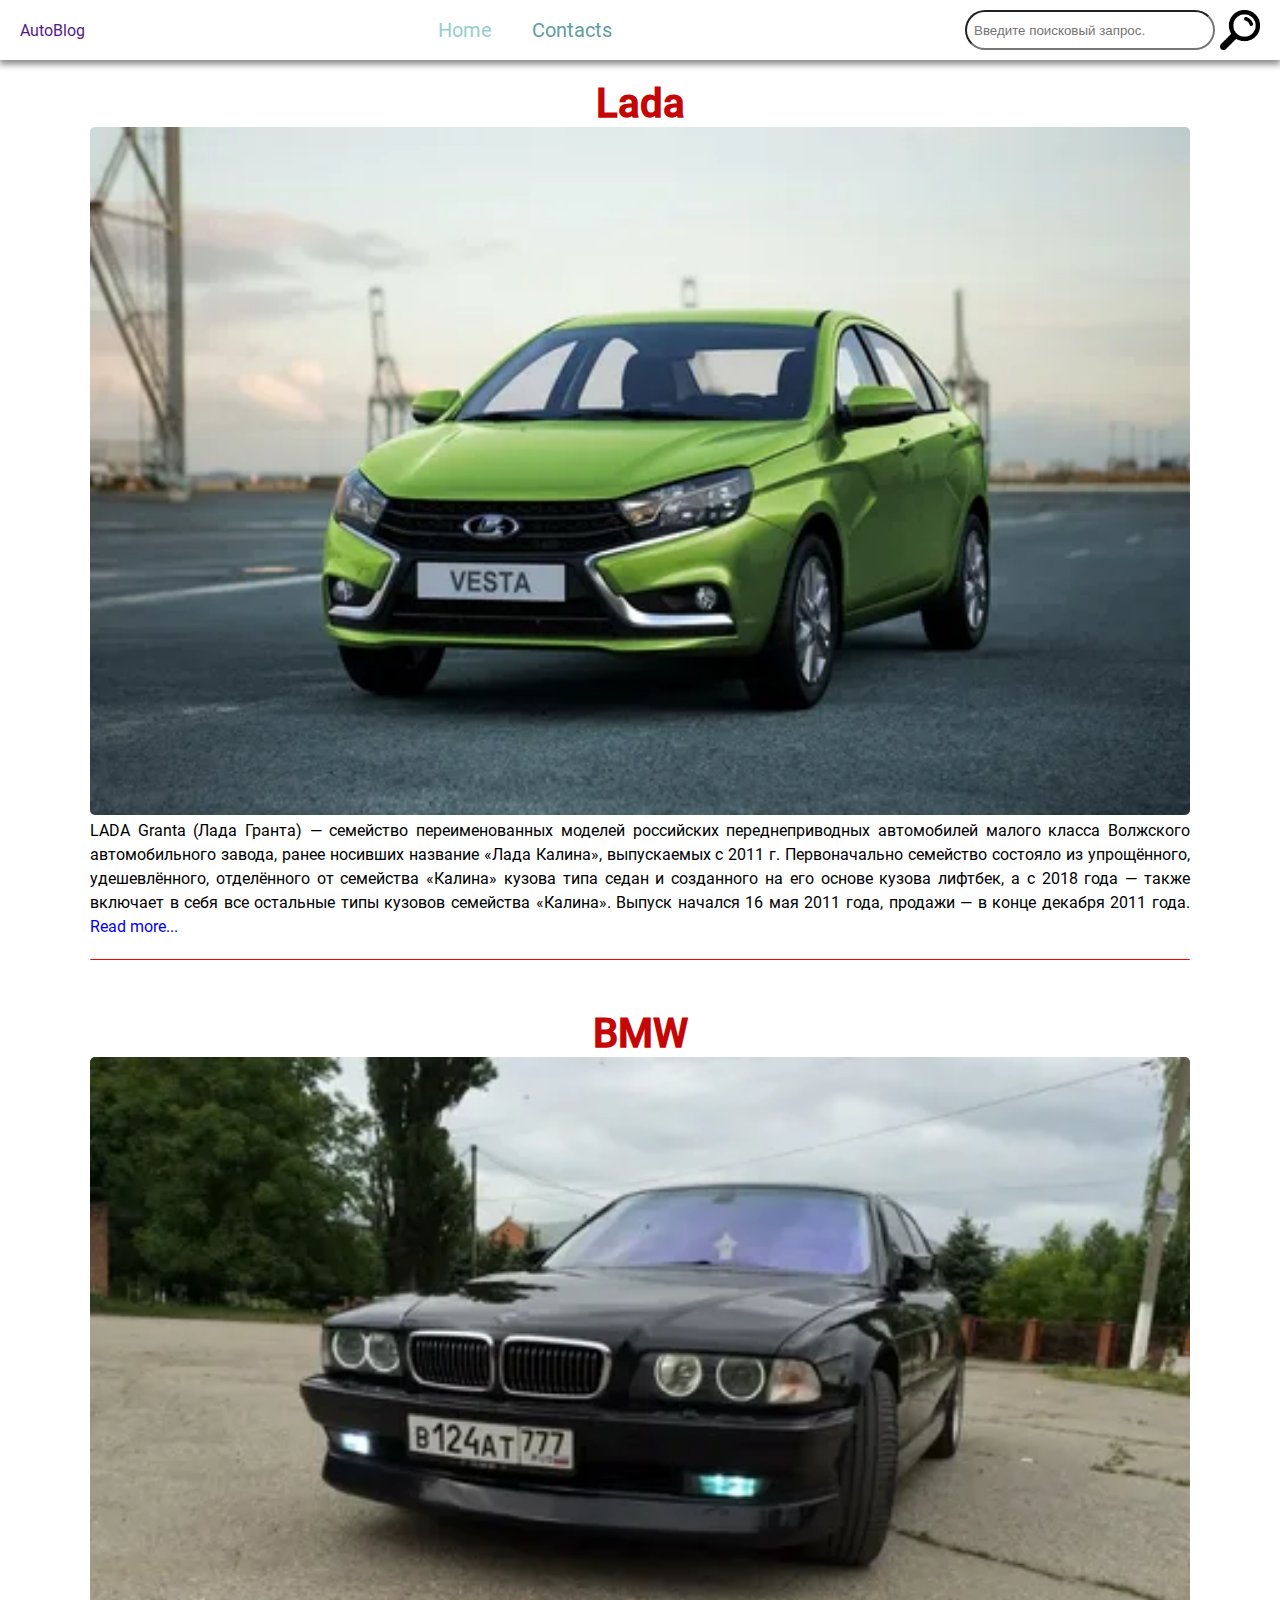
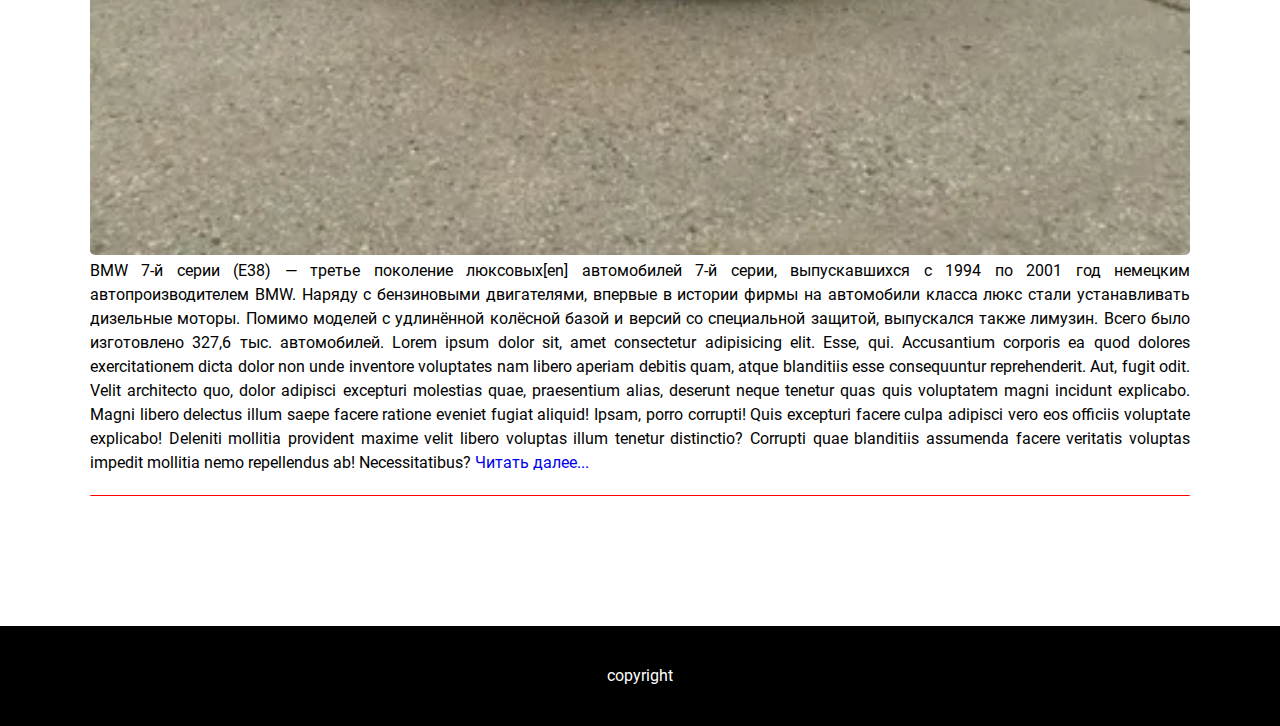
<file: index.html>
<!DOCTYPE html>
<html lang="en">

<head>
    <meta charset="UTF-8">
    <meta http-equiv="X-UA-Compatible" content="IE=edge">
    <meta name="viewport" content="width=device-width, initial-scale=1.0">
    <link rel="stylesheet" href="./css/style.css">
    <title>blog</title>

</head>

<body>
    <header class="header">
        <nav class="d-flex justify-content-between nav align-items-center">
            <div><a href="">AutoBlog</a></div>
            <ul class="menu d-flex">
                <li><a class="link active" href="">Home</a></li>
                <li><a class="link" href="./contacts/contacts.html">Contacts</a></li>
            </ul>
            <form action="" class="form-search d-flex">
                <input type="search" name="user_search" placeholder="Введите поисковый запрос." class="form-search__search">
                <input type="image" src="./images/img_304037.png">
            </form>
        </nav>
    </header>
    <div class="container">
        <article>
            <div class="post">
                <h3 class="post__title">Lada</h3>
                <img src="./images/lada.webp" alt="Lada" class="post__img">
                <p class="post__body">LADA Granta (Лада Гранта) — семейство переименованных моделей российских
                    переднеприводных автомобилей малого класса Волжского автомобильного завода, ранее носивших название
                    «Лада Калина», выпускаемых с 2011 г. Первоначально семейство состояло из упрощённого, удешевлённого,
                    отделённого от семейства «Калина» кузова типа седан и созданного на его основе кузова лифтбек, а с
                    2018 года — также включает в себя все остальные типы кузовов семейства «Калина». Выпуск начался 16
                    мая 2011 года, продажи — в конце декабря 2011 года.
                    <a href="https://ru.wikipedia.org/wiki/LADA_Granta">Read more...</a>
                </p>
            </div>
            <div class="post">
                <h3 class="post__title">BMW</h3>
                <img src="./images/BMW.webp" alt="BMW" class="post__img">
                <p class="post__body">
                    BMW 7-й серии (E38) — третье поколение люксовых[en] автомобилей 7-й серии, выпускавшихся с 1994 по
                    2001 год немецким автопроизводителем BMW. Наряду с бензиновыми двигателями, впервые в истории фирмы
                    на автомобили класса люкс стали устанавливать дизельные моторы. Помимо моделей с удлинённой колёсной
                    базой и версий со специальной защитой, выпускался также лимузин. Всего было изготовлено 327,6 тыс.
                    автомобилей. Lorem ipsum dolor sit, amet consectetur adipisicing elit. Esse, qui. Accusantium
                    corporis ea quod dolores exercitationem dicta dolor non unde inventore voluptates nam libero aperiam
                    debitis quam, atque blanditiis esse consequuntur reprehenderit. Aut, fugit odit. Velit architecto
                    quo, dolor adipisci excepturi molestias quae, praesentium alias, deserunt neque tenetur quas quis
                    voluptatem magni incidunt explicabo. Magni libero delectus illum saepe facere ratione eveniet fugiat
                    aliquid! Ipsam, porro corrupti! Quis excepturi facere culpa adipisci vero eos officiis voluptate
                    explicabo! Deleniti mollitia provident maxime velit libero voluptas illum tenetur distinctio?
                    Corrupti quae blanditiis assumenda facere veritatis voluptas impedit mollitia nemo repellendus ab!
                    Necessitatibus?
                    <a href="https://ru.wikipedia.org/wiki/BMW_E38">Читать далее...</a>
                </p>
            </div>
        </article>
    </div>

    <footer class="d-flex bg-dark text-white justify-content-center align-items-center" style="min-height: 100px;">
        <p>
            copyright
        </p>    
    </footer>

</body>

</html>
</file>
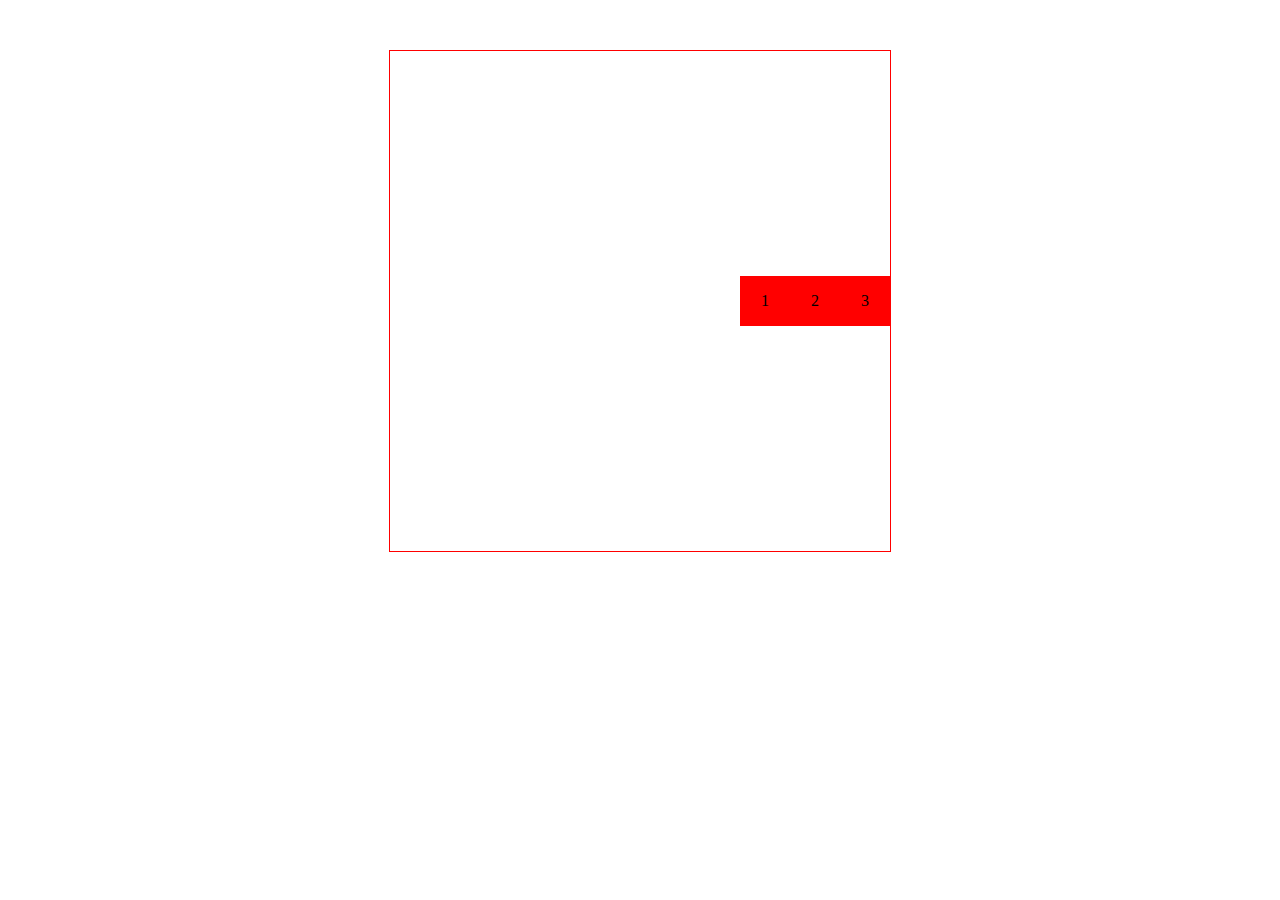
<file: flex.html>
<!DOCTYPE html>
<html lang="en">
<head>
    <meta charset="UTF-8">
    <meta http-equiv="X-UA-Compatible" content="IE=edge">
    <meta name="viewport" content="width=device-width, initial-scale=1.0">
    <title>Document</title>
    <style>
        .flex-container{
            width: 500px;
            height: 500px;
            border: 1px solid red;
            margin:50px auto ;
            /* Отображать как флекс-контаинер */
            display: flex;
            /* направление флексов */
            flex-direction: column;
            flex-direction: column-reverse;
            /* flex-direction: row-reverse; */
            flex-direction: row;
            /* расстояние вокруг флексов вдоль главной оси */
            justify-content: right;
            /* justify-content: space-between; */
            /* justify-content: space-evenly; */
            /* justify-content: space-around; */
            /* расстояние вокруг флексов поперёк главной оси */
            align-items: center;
            /* align-items: flex-start; */
            /* align-items: flex-end; */
            /* align-items: stretch; */
        }
        .flex-elem{
            background: red;
            width: 50px;
            height: 50px;
            /* display: inline; отображать как строчный */
            /* display:inline-block ; снаружи-строчный внутри-блочный */
            /* Устанавливаем контент по центру */
            display: flex;
            justify-content: center;
            align-items: center;
        }
    </style>
</head>
<body>
    <div class="flex-container">
        <div class="flex-elem">1</div>
        <div class="flex-elem">2</div>
        <div class="flex-elem">3</div>
    </div>
</body>
</html>
</file>
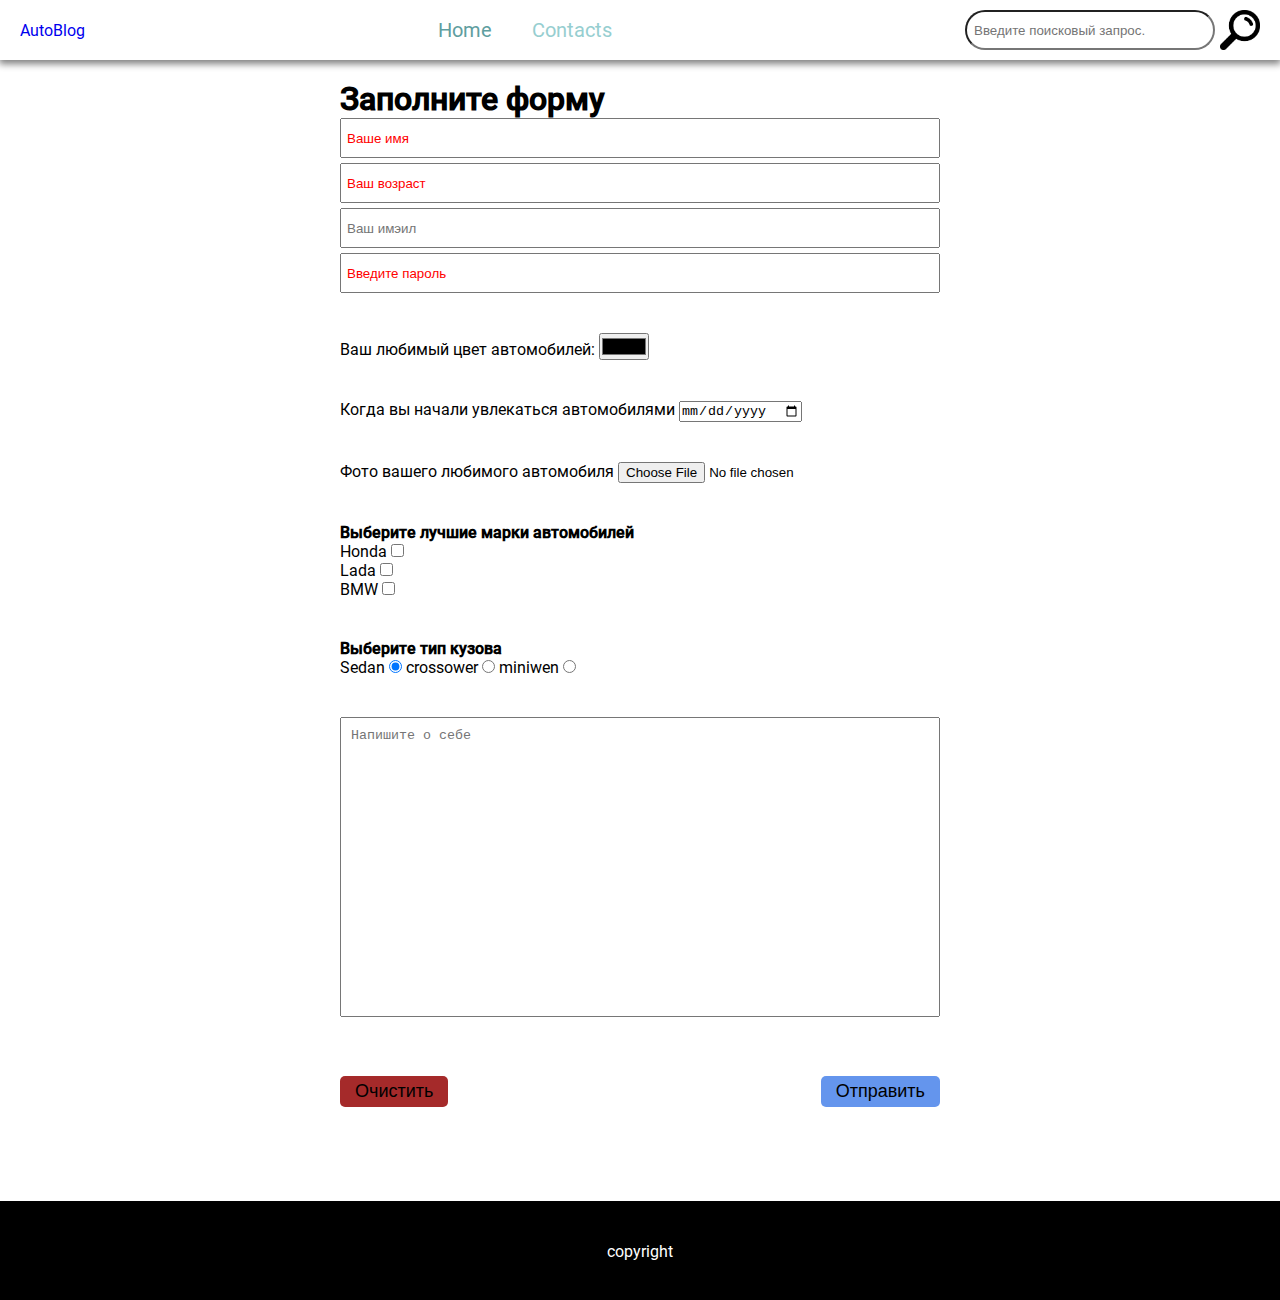
<file: contacts/contacts.html>
<!DOCTYPE html>
<html lang="en">
<head>
    <meta charset="UTF-8">
    <meta http-equiv="X-UA-Compatible" content="IE=edge">
    <meta name="viewport" content="width=device-width, initial-scale=1.0">
    <link rel="stylesheet" href="../css/style.css">
    <title>Document</title>
</head>
<body>

    <header class="header">
        <nav class="d-flex justify-content-between nav align-items-center">
            <div><a href="../index.html">AutoBlog</a></div>
            <ul class="menu d-flex">
                <li><a class="link " href="../index.html">Home</a></li>
                <li><a class="link active" href="">Contacts</a></li>
            </ul>
            <form action="" class="form-search d-flex">
                <input type="search" name="user_search" placeholder="Введите поисковый запрос." class="form-search__search">
                <input type="image" src="../images/img_304037.png">
            </form>
        </nav>
    </header>
    <div class="container">
        

        <form action="" class="form-contact">
            <h1>Заполните форму</h1>

            <div class="form-contact__data mb-40">
                <input type="text" name="user_name" placeholder="Ваше имя" required>
                <input type="number" name="user_age" min="5" max="120" placeholder="Ваш возраст" required>
                <input type="email" name="user_email" placeholder="Ваш имэил">
                <input type="password" name="user_password" placeholder="Введите пароль" required>
            </div>

            <div class="mb-40">
                <label for="">Ваш любимый цвет автомобилей:</label>
                <input type="color" name="color">
            </div>

            <div class="mb-40">
                <label for="">Когда вы начали увлекаться автомобилями</label>
                <input type="date" name="date">
            </div>

            <div class="mb-40">
                <label for="">Фото вашего любимого автомобиля</label>
                <input type="file" name="file">
            </div>

            <div class="mb-40">
                <b>Выберите лучшие марки автомобилей</b>
                <br>
                <label for="honda">Honda</label>
                <input type="checkbox" name="mark" value="honda" id="honda">
                <br>
                <label for="lada">Lada</label>
                <input type="checkbox" name="mark" value="lada" id="lada">
                <br>
                <label for="bmw">BMW</label>
                <input type="checkbox" name="mark" value="bmw" id="bmw">
            </div>

            <div class="mb-40">
                <b>Выберите тип кузова</b>
                <br>
                <label for="sedan">Sedan</label>
                <input type="radio" name="type_body" value="sedan" checked id="sedan">
                <label for="crossower">crossower</label>
                <input type="radio" name="type_body" value="crossower" id="crossower">
                <label for="miniwen">miniwen</label>
                <input type="radio" name="type_body" value="miniwen" id="miniwen">
            </div>

            <div class="mb-40">
                <textarea name="aboute" placeholder="Напишите о себе"></textarea>
            </div>

            <div class="form-contacts__btn d-flex justify-content-between align-items-center">
                <button class="btn btn-danger" type="reset">Очистить</button>
                <button class="btn btn-primary" type="submit">Отправить</button>
            </div>
        </form>
    </div>


    <footer class="d-flex bg-dark text-white justify-content-center align-items-center" style="min-height: 100px;">
        <p>
            copyright
        </p>    
    </footer>

</body>
</html>
</file>
<file: css/style.css>
/* roboto-regular - latin_cyrillic */
@font-face {
    font-family: 'Roboto';
    font-style: normal;
    font-weight: 400;
    src: url('../fonts/roboto-v30-latin_cyrillic-regular.eot'); /* IE9 Compat Modes */
    src: local(''),
         url('../fonts/roboto-v30-latin_cyrillic-regular.eot?#iefix') format('embedded-opentype'), /* IE6-IE8 */
         url('../fonts/roboto-v30-latin_cyrillic-regular.woff2') format('woff2'), /* Super Modern Browsers */
         url('../fonts/roboto-v30-latin_cyrillic-regular.woff') format('woff'), /* Modern Browsers */
         url('../fonts/roboto-v30-latin_cyrillic-regular.ttf') format('truetype'), /* Safari, Android, iOS */
         url('../fonts/roboto-v30-latin_cyrillic-regular.svg#Roboto') format('svg'); /* Legacy iOS */
  }
  
  /* roboto-500 - latin_cyrillic */
  @font-face {
    font-family: 'Roboto';
    font-style: normal;
    font-weight: 500;
    src: url('../fonts/roboto-v30-latin_cyrillic-500.eot'); /* IE9 Compat Modes */
    src: local(''),
         url('../fonts/roboto-v30-latin_cyrillic-500.eot?#iefix') format('embedded-opentype'), /* IE6-IE8 */
         url('../fonts/roboto-v30-latin_cyrillic-500.woff2') format('woff2'), /* Super Modern Browsers */
         url('../fonts/roboto-v30-latin_cyrillic-500.woff') format('woff'), /* Modern Browsers */
         url('../fonts/roboto-v30-latin_cyrillic-500.ttf') format('truetype'), /* Safari, Android, iOS */
         url('../fonts/roboto-v30-latin_cyrillic-500.svg#Roboto') format('svg'); /* Legacy iOS */
  }
  
*{
    margin: 0;
    padding: 0;
    box-sizing: border-box ;

}

body{
    display: flex;
    flex-direction: column;
    justify-content: space-between;
    min-height: 100vh;
    font-family: 'Roboto';
}

ul,
ol {
    list-style: none;
}

a {
    text-decoration: none;
}

input[required]::placeholder{color: red;}

.btn{
    padding: 5px 15px;
    font-size: 18px;
    border: none;
    border-radius: 5px;
    transition: .4s;
}
.btn-danger{
    background-color: brown;
}
.btn-primary{
    background-color: cornflowerblue;
}

.btn:hover{
    opacity: .8;
    
}

.mb-40{
    margin-bottom: 40px;
}

.d-flex{
    display: flex;
}

.justify-content-between{
    justify-content: space-between;
}

.justify-content-center{
    justify-content: center;
}

.align-items-center{
    align-items: center;
}

.bg-dark{
    background: #000;
}

.text-white{
    color: white;
}

.container {
    max-width: 1100px;
    margin: 80px auto;
    width: 97%;

}

.link {
    font-size: 20px;
    color: cadetblue;
    transition: .4s;
}

.link:hover,
.active {
    color: rgb(150, 206, 208);

}

.header{
    position: fixed;
    top: 0;
    right: 0;
    left: 0;
    background: white;
}

.nav{
    min-height: 60px;
    padding:0 20px;
    box-shadow: 0 3px 7px 1px gray;
}
.form-search{
    height: 40px;
    gap: 5px;
    justify-content: right;
    max-width: 320px;
}

.form-search__search{
    border-radius: 50px;
    width: 250px;
    padding: 0 7px;
}

.menu {
    gap: 40px;
}

.post {

    border-bottom: 1px solid red;
    border-radius: 1px;

    padding-bottom: 20px;
    margin-bottom: 50px;
}

.post__title {
    text-align: center;
    font-size: 40px;
    color: rgb(197, 6, 6);
}

.post__img {
    width: 100%;
    border-radius: 5px;
}

.post__body {
    text-align: justify;
    line-height: 150%;
}

.form-contact{
    max-width: 600px;
    margin: 0 auto;
}

.form-contacts__btn{
    height: 60px;
}

.form-contact textarea{
    width: 100%;
    height: 300px;
    padding: 10px;
    resize: none;
}

.form-contact__data{
    display: flex;
    flex-direction: column;
    gap: 5px;
}
.form-contact__data input{
    height: 40px;
    padding: 5px;

}
</file>
